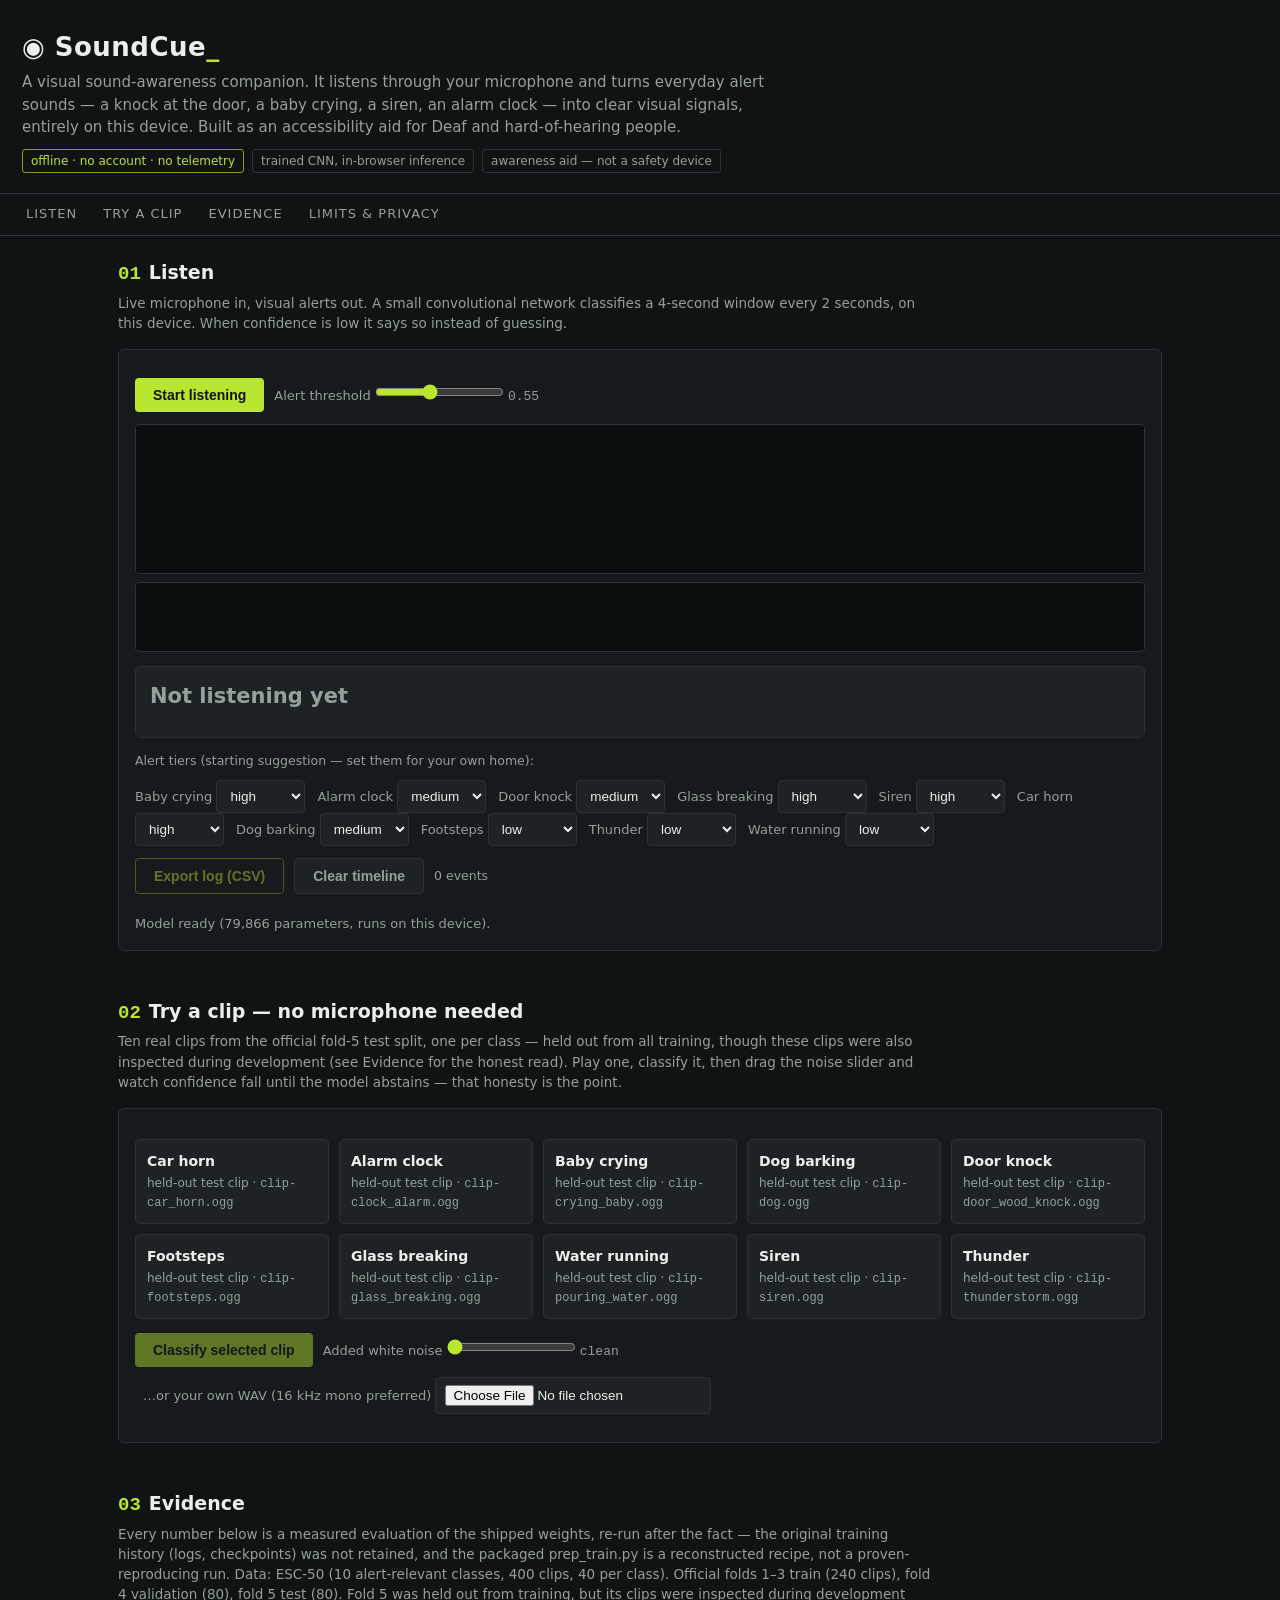
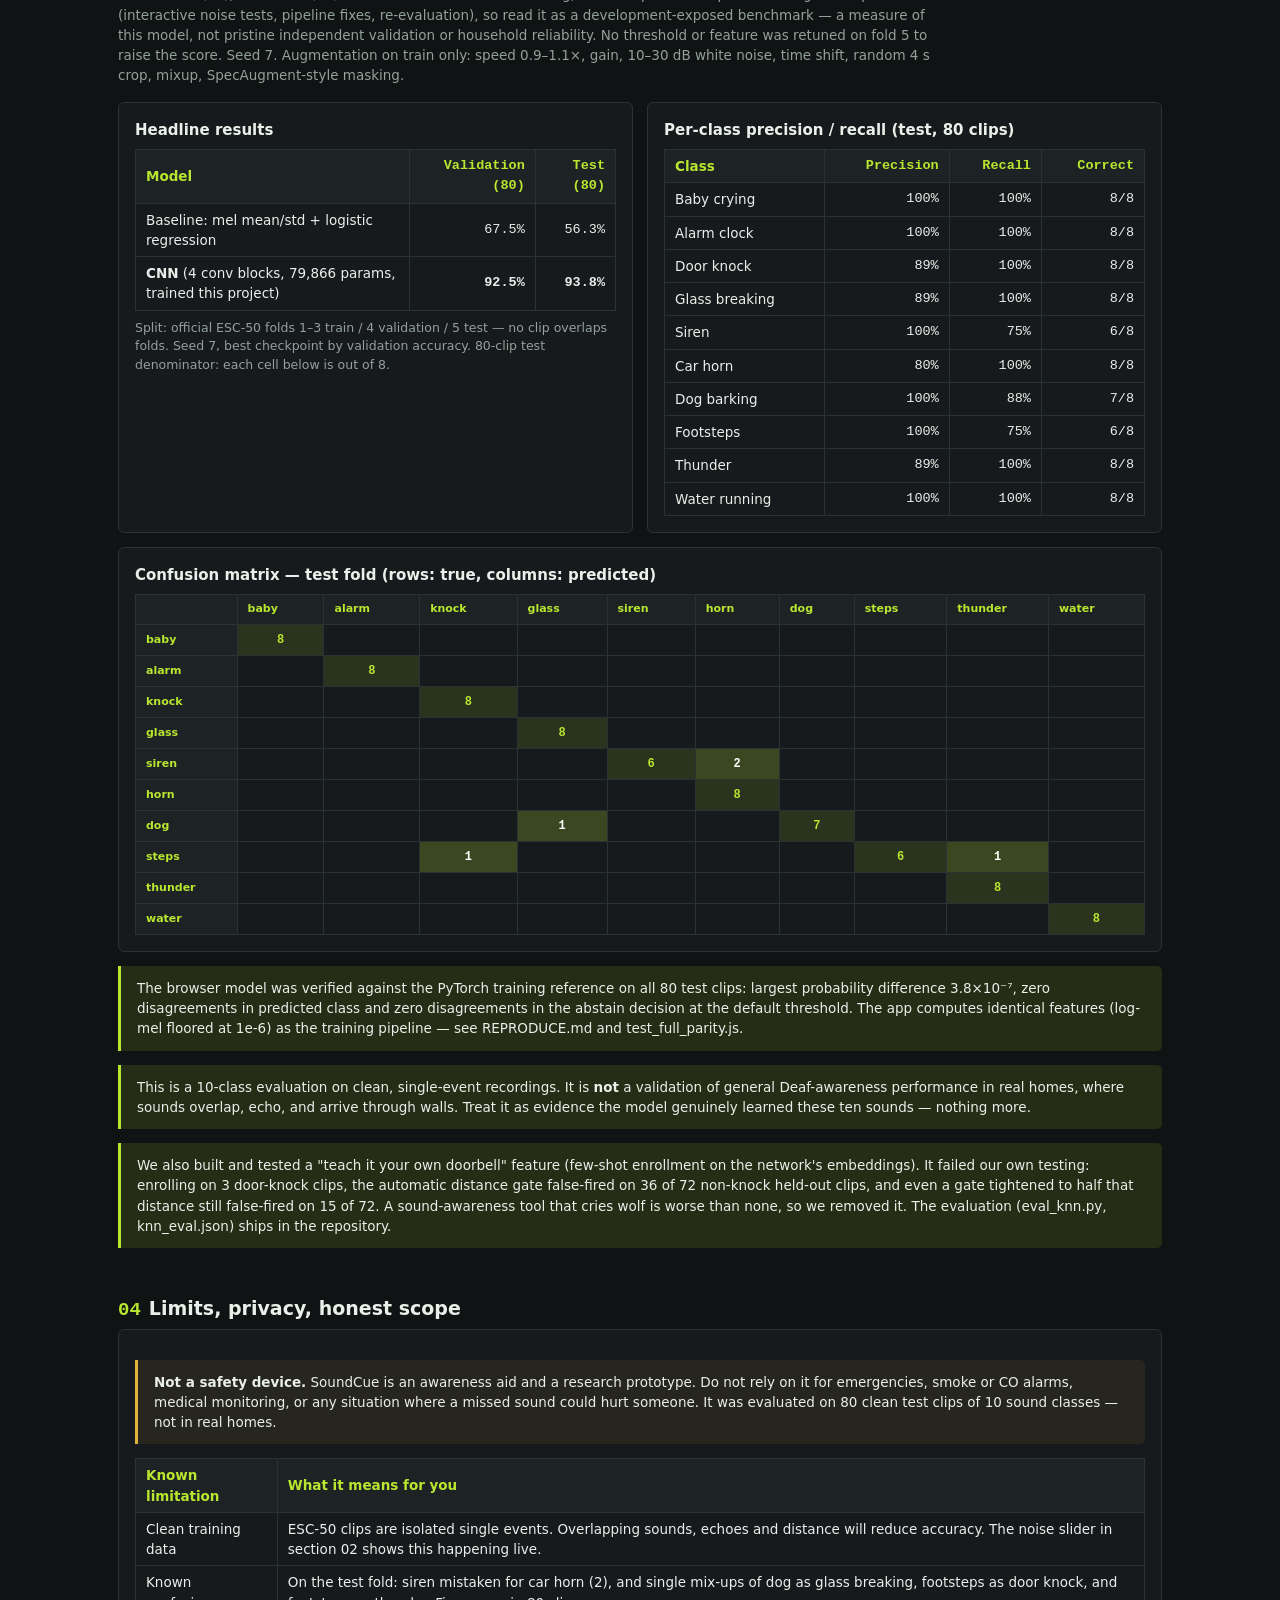
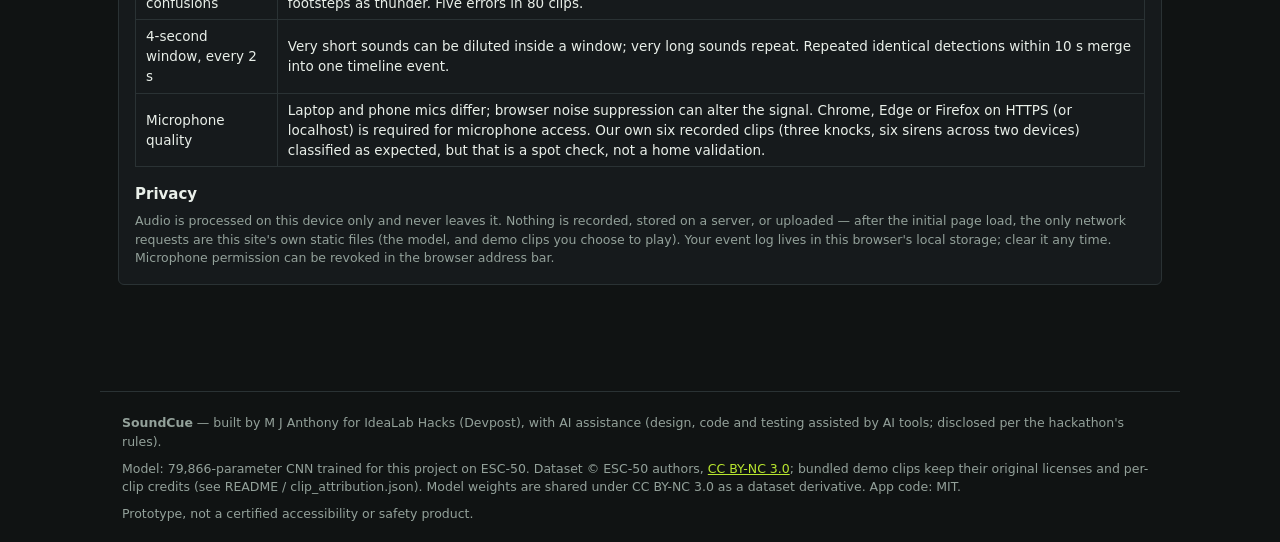
<file: index.html>
<!DOCTYPE html>
<html lang="en">
<head>
<meta charset="utf-8">
<meta name="viewport" content="width=device-width,initial-scale=1">
<title>SoundCue — see the sounds around you</title>
<link rel="stylesheet" href="style.css">
</head>
<body>
<div class="flash" id="flash"></div>
<header>
  <h1>◉ SoundCue<span class="dot">_</span></h1>
  <p class="tagline">A visual sound-awareness companion. It listens through your microphone and turns everyday
  alert sounds — a knock at the door, a baby crying, a siren, an alarm clock — into clear visual signals,
  entirely on this device. Built as an accessibility aid for Deaf and hard-of-hearing people.</p>
  <div class="badges">
    <span class="badge lime">offline · no account · no telemetry</span>
    <span class="badge">trained CNN, in-browser inference</span>
    <span class="badge">awareness aid — not a safety device</span>
  </div>
</header>
<nav>
  <a href="#listen">Listen</a>
  <a href="#try">Try a clip</a>
  <a href="#evidence">Evidence</a>
  <a href="#limits">Limits &amp; privacy</a>
</nav>
<main>

<section id="listen">
  <h2><span class="num">01</span>Listen</h2>
  <p class="sub">Live microphone in, visual alerts out. A small convolutional network classifies a 4-second
  window every 2 seconds, on this device. When confidence is low it says so instead of guessing.</p>
  <div class="panel">
    <div class="controls">
      <button id="btnMic">Start listening</button>
      <label>Alert threshold <input type="range" id="thresh" min="0.30" max="0.90" step="0.05" value="0.55"> <span class="mono" id="threshVal">0.55</span></label>
    </div>
    <canvas id="spec" width="760" height="150"></canvas>
    <canvas id="wave" width="760" height="70" style="margin-top:8px"></canvas>
    <div class="hearing">
      <div class="verdict unsure" id="verdict">Not listening yet</div>
      <div class="bars" id="bars"></div>
    </div>
    <div class="controls" style="margin-top:14px">
      <span class="small">Alert tiers (starting suggestion — set them for your own home):</span>
      <span id="tierEdits" class="small"></span>
    </div>
    <div class="controls">
      <button class="ghost" id="btnExport" disabled>Export log (CSV)</button>
      <button class="muted" id="btnClear">Clear timeline</button>
      <span class="small" id="evtCount">0 events</span>
    </div>
    <div class="timeline" id="timeline"></div>
    <p class="status" id="micStatus"></p>
  </div>
</section>

<section id="try">
  <h2><span class="num">02</span>Try a clip — no microphone needed</h2>
  <p class="sub">Ten real clips from the official fold-5 test split, one per class — held out from all training,
  though these clips were also inspected during development (see Evidence for the honest read). Play one,
  classify it, then drag the noise slider and watch confidence fall until the model abstains — that honesty
  is the point.</p>
  <div class="panel">
    <div class="clipgrid" id="clipgrid"></div>
    <div class="controls">
      <button id="btnClassifyClip" disabled>Classify selected clip</button>
      <label>Added white noise <input type="range" id="noise" min="0" max="30" step="1" value="0"> <span class="mono" id="noiseVal">clean</span></label>
      <label style="margin-left:8px">…or your own WAV (16 kHz mono preferred) <input type="file" id="wavUp" accept=".wav,audio/wav"></label>
    </div>
    <div class="result hearing" id="clipResult" style="display:none">
      <div class="verdict" id="clipVerdict"></div>
      <div class="bars" id="clipBars"></div>
      <p class="small" id="clipTruth" style="margin-top:8px"></p>
    </div>
    <p class="status" id="clipStatus"></p>
  </div>
</section>

<section id="evidence">
  <h2><span class="num">03</span>Evidence</h2>
  <p class="sub">Every number below is a measured evaluation of the shipped weights, re-run after the fact — the
  original training history (logs, checkpoints) was not retained, and the packaged prep_train.py is a
  reconstructed recipe, not a proven-reproducing run. Data: ESC-50 (10 alert-relevant
  classes, 400 clips, 40 per class). Official folds 1–3 train (240 clips), fold 4 validation (80),
  fold 5 test (80). Fold 5 was held out from training, but its clips were inspected during development
  (interactive noise tests, pipeline fixes, re-evaluation), so read it as a development-exposed benchmark —
  a measure of this model, not pristine independent validation or household reliability. No threshold or
  feature was retuned on fold 5 to raise the score. Seed 7. Augmentation on train only:
  speed 0.9–1.1×, gain, 10–30 dB white noise, time shift, random 4 s crop, mixup, SpecAugment-style masking.</p>
  <div class="grid2">
    <div class="panel"><h3 style="font-size:15px;margin-bottom:8px">Headline results</h3><div id="metrics"></div></div>
    <div class="panel"><h3 style="font-size:15px;margin-bottom:8px">Per-class precision / recall (test, 80 clips)</h3><div id="perclass"></div></div>
  </div>
  <div class="panel" style="margin-top:14px"><h3 style="font-size:15px;margin-bottom:8px">Confusion matrix — test fold (rows: true, columns: predicted)</h3><div id="cmatrix" style="overflow-x:auto"></div></div>
  <div class="callout" id="parityNote">The browser model was verified against the PyTorch training reference on
  all 80 test clips: largest probability difference 3.8×10⁻⁷, zero disagreements in predicted class and zero
  disagreements in the abstain decision at the default threshold. The app computes identical features
  (log-mel floored at 1e-6) as the training pipeline — see REPRODUCE.md and test_full_parity.js.</div>
  <div class="callout">This is a 10-class evaluation on clean, single-event recordings. It is <b>not</b> a
  validation of general Deaf-awareness performance in real homes, where sounds overlap, echo, and arrive
  through walls. Treat it as evidence the model genuinely learned these ten sounds — nothing more.</div>
  <div class="callout">We also built and tested a "teach it your own doorbell" feature (few-shot enrollment on
  the network's embeddings). It failed our own testing: enrolling on 3 door-knock clips, the automatic
  distance gate false-fired on 36 of 72 non-knock held-out clips, and even a gate tightened to half that
  distance still false-fired on 15 of 72. A sound-awareness tool that cries wolf is worse than none, so we
  removed it. The evaluation (eval_knn.py, knn_eval.json) ships in the repository.</div>
</section>

<section id="limits">
  <h2><span class="num">04</span>Limits, privacy, honest scope</h2>
  <div class="panel">
    <div class="callout warn"><b>Not a safety device.</b> SoundCue is an awareness aid and a research
    prototype. Do not rely on it for emergencies, smoke or CO alarms, medical monitoring, or any situation
    where a missed sound could hurt someone. It was evaluated on 80 clean test clips of 10 sound classes —
    not in real homes.</div>
    <table>
      <tr><th>Known limitation</th><th>What it means for you</th></tr>
      <tr><td>Clean training data</td><td>ESC-50 clips are isolated single events. Overlapping sounds, echoes and distance will reduce accuracy. The noise slider in section 02 shows this happening live.</td></tr>
      <tr><td>Known confusions</td><td>On the test fold: siren mistaken for car horn (2), and single mix-ups of dog as glass breaking, footsteps as door knock, and footsteps as thunder. Five errors in 80 clips.</td></tr>
      <tr><td>4-second window, every 2 s</td><td>Very short sounds can be diluted inside a window; very long sounds repeat. Repeated identical detections within 10 s merge into one timeline event.</td></tr>
      <tr><td>Microphone quality</td><td>Laptop and phone mics differ; browser noise suppression can alter the signal. Chrome, Edge or Firefox on HTTPS (or localhost) is required for microphone access. Our own six recorded clips (three knocks, six sirens across two devices) classified as expected, but that is a spot check, not a home validation.</td></tr>
    </table>
    <h3 style="margin:16px 0 6px;font-size:15px">Privacy</h3>
    <p class="small">Audio is processed on this device only and never leaves it. Nothing is recorded, stored
    on a server, or uploaded — after the initial page load, the only network requests are this site's own static files (the model, and demo clips you choose to play). Your event log
    lives in this browser's local storage; clear it any time. Microphone permission can be revoked in the
    browser address bar.</p>
  </div>
</section>

</main>
<footer>
  <p><b>SoundCue</b> — built by M J Anthony for IdeaLab Hacks (Devpost), with AI assistance (design,
  code and testing assisted by AI tools; disclosed per the hackathon's rules).</p>
  <p>Model: 79,866-parameter CNN trained for this project on ESC-50.
  Dataset © ESC-50 authors, <a href="https://github.com/karoldvl/ESC-50">CC BY-NC 3.0</a>; bundled demo
  clips keep their original licenses and per-clip credits (see README / clip_attribution.json).
  Model weights are shared under CC BY-NC 3.0 as a dataset derivative. App code: MIT.</p>
  <p>Prototype, not a certified accessibility or safety product.</p>
</footer>
<script src="dsp.js"></script>
<script src="app.js"></script>
</body>
</html>
</file>
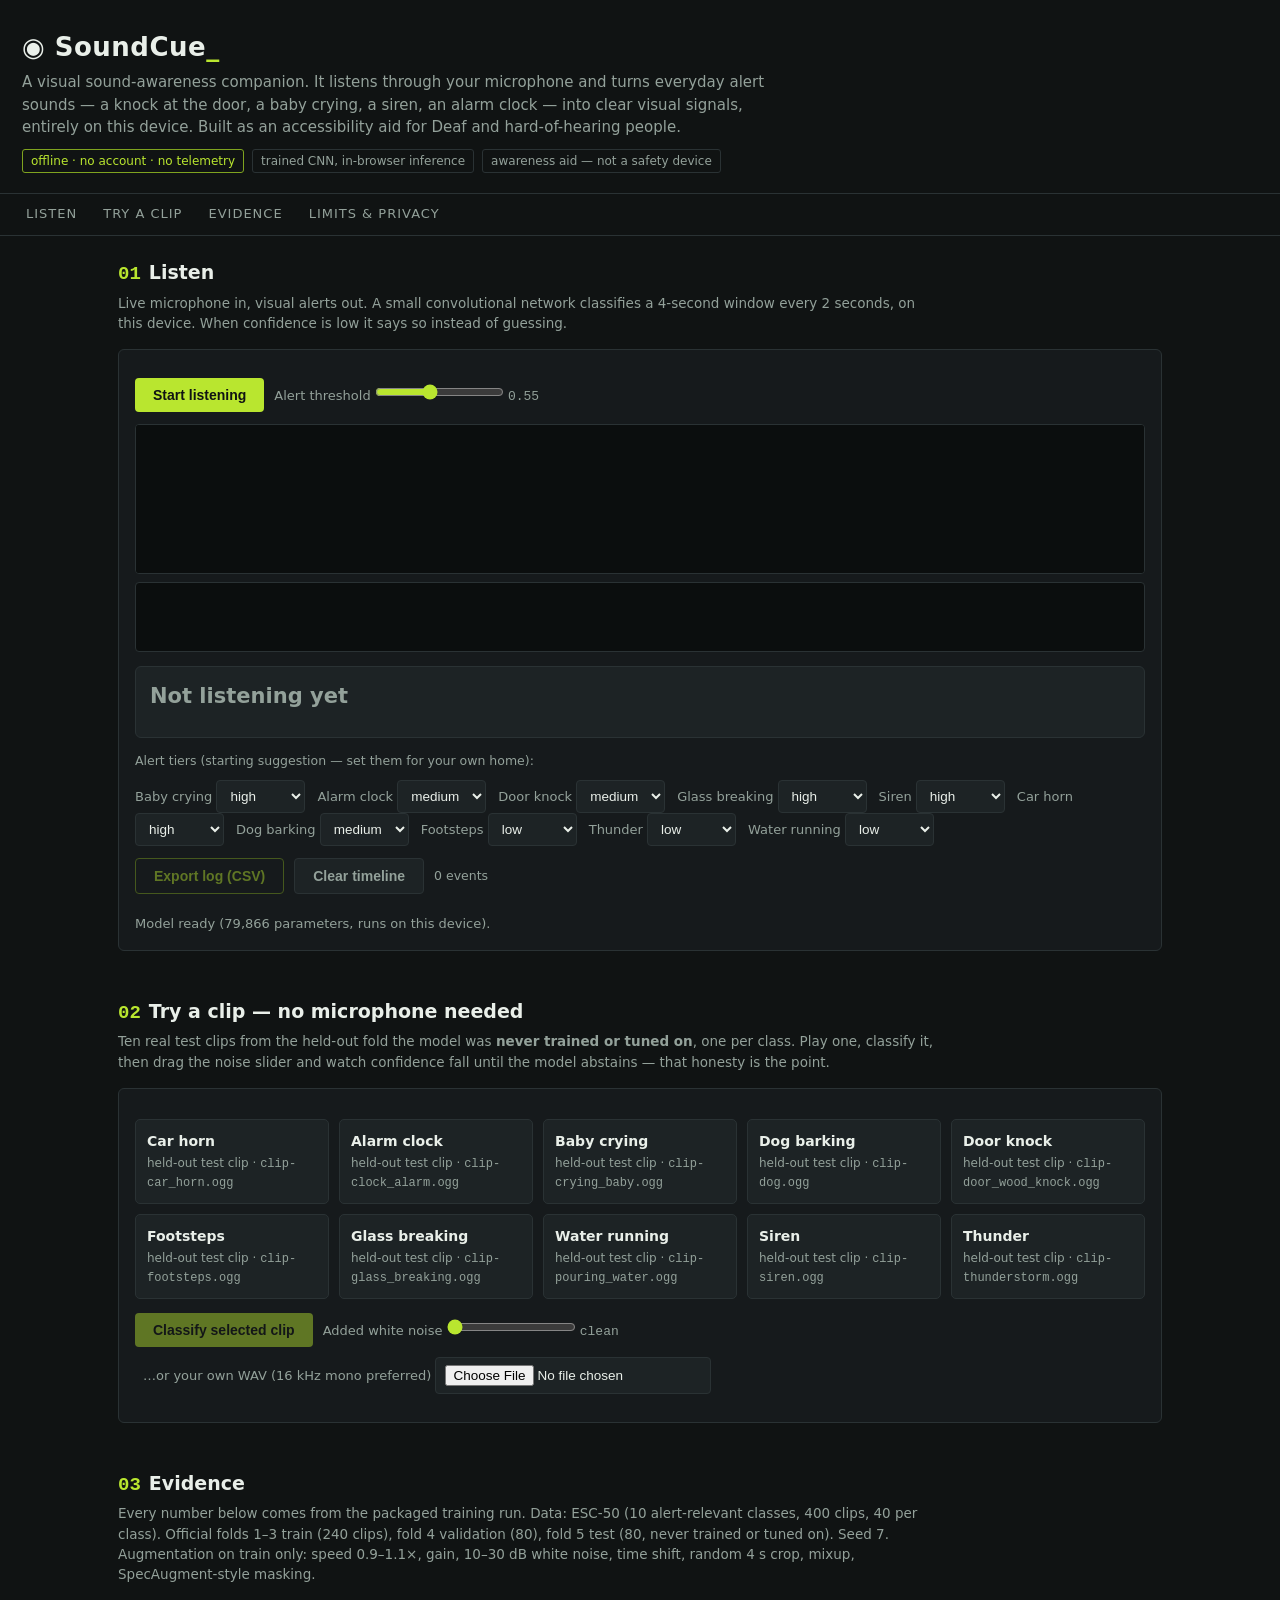
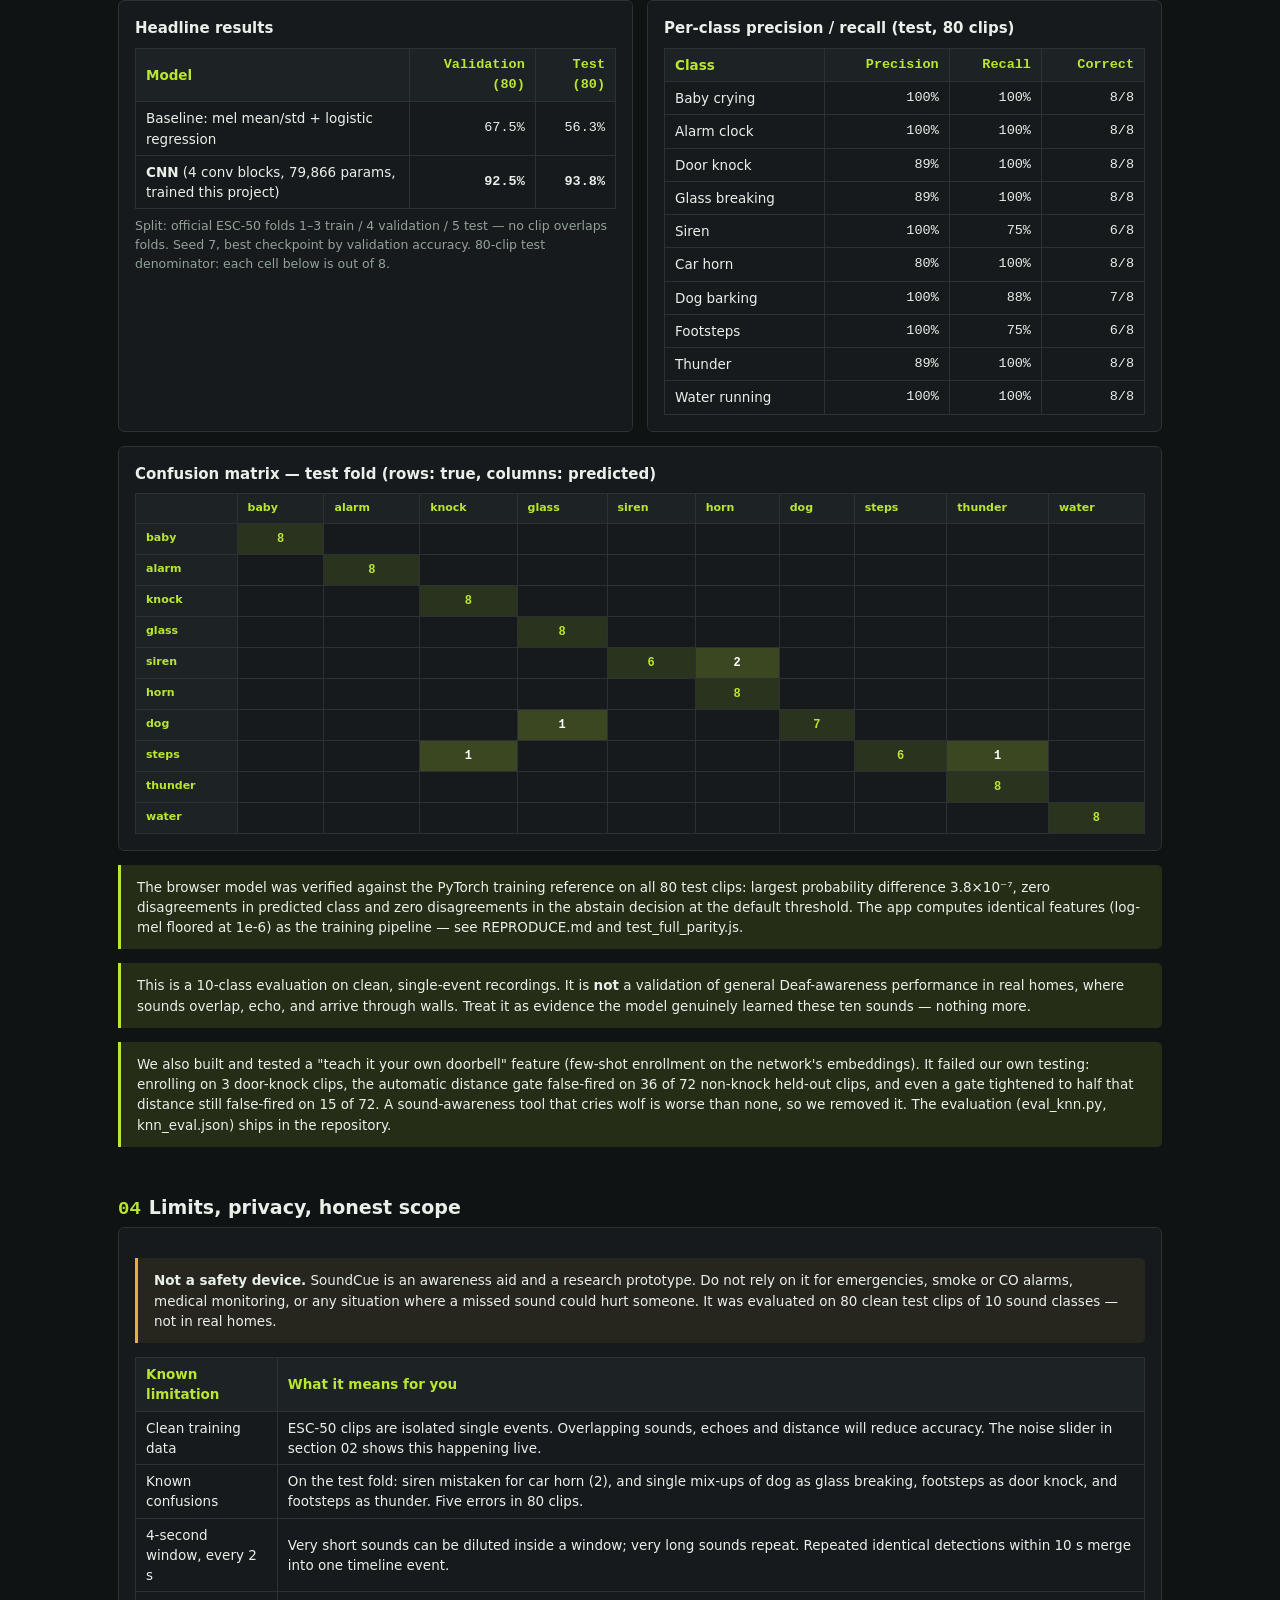
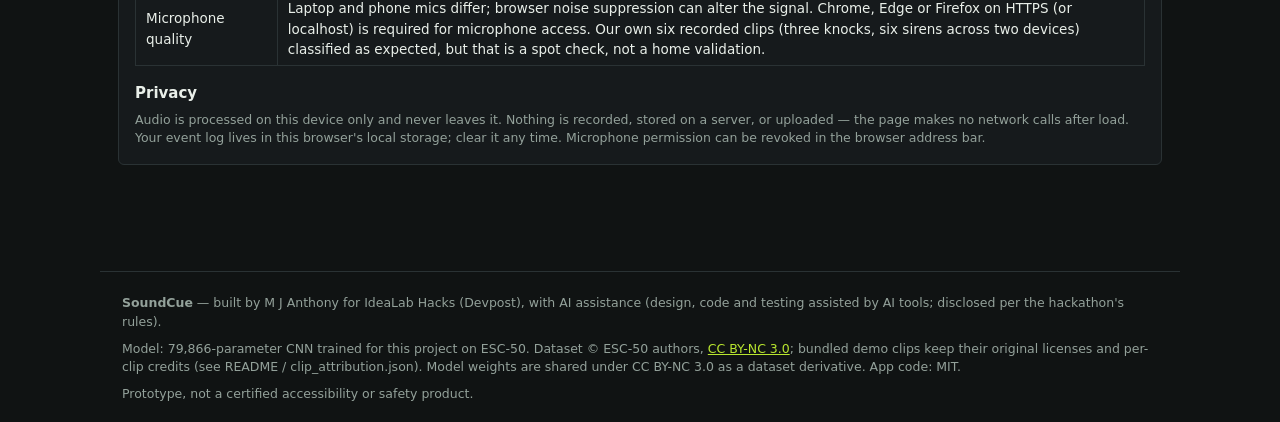
<file: 1-index.html>
<!DOCTYPE html>
<html lang="en">
<head>
<meta charset="utf-8">
<meta name="viewport" content="width=device-width,initial-scale=1">
<title>SoundCue — see the sounds around you</title>
<link rel="stylesheet" href="style.css">
</head>
<body>
<div class="flash" id="flash"></div>
<header>
  <h1>◉ SoundCue<span class="dot">_</span></h1>
  <p class="tagline">A visual sound-awareness companion. It listens through your microphone and turns everyday
  alert sounds — a knock at the door, a baby crying, a siren, an alarm clock — into clear visual signals,
  entirely on this device. Built as an accessibility aid for Deaf and hard-of-hearing people.</p>
  <div class="badges">
    <span class="badge lime">offline · no account · no telemetry</span>
    <span class="badge">trained CNN, in-browser inference</span>
    <span class="badge">awareness aid — not a safety device</span>
  </div>
</header>
<nav>
  <a href="#listen">Listen</a>
  <a href="#try">Try a clip</a>
  <a href="#evidence">Evidence</a>
  <a href="#limits">Limits &amp; privacy</a>
</nav>
<main>

<section id="listen">
  <h2><span class="num">01</span>Listen</h2>
  <p class="sub">Live microphone in, visual alerts out. A small convolutional network classifies a 4-second
  window every 2 seconds, on this device. When confidence is low it says so instead of guessing.</p>
  <div class="panel">
    <div class="controls">
      <button id="btnMic">Start listening</button>
      <label>Alert threshold <input type="range" id="thresh" min="0.30" max="0.90" step="0.05" value="0.55"> <span class="mono" id="threshVal">0.55</span></label>
    </div>
    <canvas id="spec" width="760" height="150"></canvas>
    <canvas id="wave" width="760" height="70" style="margin-top:8px"></canvas>
    <div class="hearing">
      <div class="verdict unsure" id="verdict">Not listening yet</div>
      <div class="bars" id="bars"></div>
    </div>
    <div class="controls" style="margin-top:14px">
      <span class="small">Alert tiers (starting suggestion — set them for your own home):</span>
      <span id="tierEdits" class="small"></span>
    </div>
    <div class="controls">
      <button class="ghost" id="btnExport" disabled>Export log (CSV)</button>
      <button class="muted" id="btnClear">Clear timeline</button>
      <span class="small" id="evtCount">0 events</span>
    </div>
    <div class="timeline" id="timeline"></div>
    <p class="status" id="micStatus"></p>
  </div>
</section>

<section id="try">
  <h2><span class="num">02</span>Try a clip — no microphone needed</h2>
  <p class="sub">Ten real test clips from the held-out fold the model was <b>never trained or tuned on</b>,
  one per class. Play one, classify it, then drag the noise slider and watch confidence fall until the
  model abstains — that honesty is the point.</p>
  <div class="panel">
    <div class="clipgrid" id="clipgrid"></div>
    <div class="controls">
      <button id="btnClassifyClip" disabled>Classify selected clip</button>
      <label>Added white noise <input type="range" id="noise" min="0" max="30" step="1" value="0"> <span class="mono" id="noiseVal">clean</span></label>
      <label style="margin-left:8px">…or your own WAV (16 kHz mono preferred) <input type="file" id="wavUp" accept=".wav,audio/wav"></label>
    </div>
    <div class="result hearing" id="clipResult" style="display:none">
      <div class="verdict" id="clipVerdict"></div>
      <div class="bars" id="clipBars"></div>
      <p class="small" id="clipTruth" style="margin-top:8px"></p>
    </div>
    <p class="status" id="clipStatus"></p>
  </div>
</section>

<section id="evidence">
  <h2><span class="num">03</span>Evidence</h2>
  <p class="sub">Every number below comes from the packaged training run. Data: ESC-50 (10 alert-relevant
  classes, 400 clips, 40 per class). Official folds 1–3 train (240 clips), fold 4 validation (80),
  fold 5 test (80, never trained or tuned on). Seed 7. Augmentation on train only:
  speed 0.9–1.1×, gain, 10–30 dB white noise, time shift, random 4 s crop, mixup, SpecAugment-style masking.</p>
  <div class="grid2">
    <div class="panel"><h3 style="font-size:15px;margin-bottom:8px">Headline results</h3><div id="metrics"></div></div>
    <div class="panel"><h3 style="font-size:15px;margin-bottom:8px">Per-class precision / recall (test, 80 clips)</h3><div id="perclass"></div></div>
  </div>
  <div class="panel" style="margin-top:14px"><h3 style="font-size:15px;margin-bottom:8px">Confusion matrix — test fold (rows: true, columns: predicted)</h3><div id="cmatrix" style="overflow-x:auto"></div></div>
  <div class="callout" id="parityNote">The browser model was verified against the PyTorch training reference on
  all 80 test clips: largest probability difference 3.8×10⁻⁷, zero disagreements in predicted class and zero
  disagreements in the abstain decision at the default threshold. The app computes identical features
  (log-mel floored at 1e-6) as the training pipeline — see REPRODUCE.md and test_full_parity.js.</div>
  <div class="callout">This is a 10-class evaluation on clean, single-event recordings. It is <b>not</b> a
  validation of general Deaf-awareness performance in real homes, where sounds overlap, echo, and arrive
  through walls. Treat it as evidence the model genuinely learned these ten sounds — nothing more.</div>
  <div class="callout">We also built and tested a "teach it your own doorbell" feature (few-shot enrollment on
  the network's embeddings). It failed our own testing: enrolling on 3 door-knock clips, the automatic
  distance gate false-fired on 36 of 72 non-knock held-out clips, and even a gate tightened to half that
  distance still false-fired on 15 of 72. A sound-awareness tool that cries wolf is worse than none, so we
  removed it. The evaluation (eval_knn.py, knn_eval.json) ships in the repository.</div>
</section>

<section id="limits">
  <h2><span class="num">04</span>Limits, privacy, honest scope</h2>
  <div class="panel">
    <div class="callout warn"><b>Not a safety device.</b> SoundCue is an awareness aid and a research
    prototype. Do not rely on it for emergencies, smoke or CO alarms, medical monitoring, or any situation
    where a missed sound could hurt someone. It was evaluated on 80 clean test clips of 10 sound classes —
    not in real homes.</div>
    <table>
      <tr><th>Known limitation</th><th>What it means for you</th></tr>
      <tr><td>Clean training data</td><td>ESC-50 clips are isolated single events. Overlapping sounds, echoes and distance will reduce accuracy. The noise slider in section 02 shows this happening live.</td></tr>
      <tr><td>Known confusions</td><td>On the test fold: siren mistaken for car horn (2), and single mix-ups of dog as glass breaking, footsteps as door knock, and footsteps as thunder. Five errors in 80 clips.</td></tr>
      <tr><td>4-second window, every 2 s</td><td>Very short sounds can be diluted inside a window; very long sounds repeat. Repeated identical detections within 10 s merge into one timeline event.</td></tr>
      <tr><td>Microphone quality</td><td>Laptop and phone mics differ; browser noise suppression can alter the signal. Chrome, Edge or Firefox on HTTPS (or localhost) is required for microphone access. Our own six recorded clips (three knocks, six sirens across two devices) classified as expected, but that is a spot check, not a home validation.</td></tr>
    </table>
    <h3 style="margin:16px 0 6px;font-size:15px">Privacy</h3>
    <p class="small">Audio is processed on this device only and never leaves it. Nothing is recorded, stored
    on a server, or uploaded — the page makes no network calls after load. Your event log
    lives in this browser's local storage; clear it any time. Microphone permission can be revoked in the
    browser address bar.</p>
  </div>
</section>

</main>
<footer>
  <p><b>SoundCue</b> — built by M J Anthony for IdeaLab Hacks (Devpost), with AI assistance (design,
  code and testing assisted by AI tools; disclosed per the hackathon's rules).</p>
  <p>Model: 79,866-parameter CNN trained for this project on ESC-50.
  Dataset © ESC-50 authors, <a href="https://github.com/karoldvl/ESC-50">CC BY-NC 3.0</a>; bundled demo
  clips keep their original licenses and per-clip credits (see README / clip_attribution.json).
  Model weights are shared under CC BY-NC 3.0 as a dataset derivative. App code: MIT.</p>
  <p>Prototype, not a certified accessibility or safety product.</p>
</footer>
<script src="dsp.js"></script>
<script src="app.js"></script>
</body>
</html>
</file>
<file: style.css>
:root{
  --bg:#101313; --panel:#161a1c; --raised:#1d2325; --line:#2a3234;
  --text:#e9efe9; --muted:#93a19a; --lime:#b9e62f; --lime-dim:#7fa31f; --lime-ghost:rgba(185,230,47,.12);
}
*{box-sizing:border-box;margin:0;padding:0}
html{scroll-behavior:smooth}
body{background:var(--bg);color:var(--text);font:15px/1.5 "Segoe UI",system-ui,-apple-system,sans-serif}
.mono{font-family:ui-monospace,"Cascadia Mono",Consolas,monospace}
a{color:var(--lime)}
header{padding:28px 22px 20px;border-bottom:1px solid var(--line)}
header h1{font-size:26px;letter-spacing:.5px}
header h1 .dot{color:var(--lime)}
.tagline{color:var(--muted);margin-top:4px;max-width:760px}
.badges{margin-top:10px;display:flex;gap:8px;flex-wrap:wrap}
.badge{font-size:12px;border:1px solid var(--line);border-radius:3px;padding:2px 8px;color:var(--muted)}
.badge.lime{border-color:var(--lime-dim);color:var(--lime)}
nav{position:sticky;top:0;background:var(--bg);border-bottom:1px solid var(--line);z-index:5;display:flex;gap:2px;padding:0 14px;flex-wrap:wrap}
nav a{color:var(--muted);text-decoration:none;padding:10px 12px;font-size:13px;text-transform:uppercase;letter-spacing:1px;border-bottom:2px solid transparent}
nav a:hover,nav a.active{color:var(--lime);border-bottom-color:var(--lime)}
main{max-width:1080px;margin:0 auto;padding:22px 18px 60px}
section{margin-bottom:46px;scroll-margin-top:60px}
h2{font-size:19px;margin-bottom:4px}
h2 .num{color:var(--lime);font-family:ui-monospace,monospace;margin-right:8px}
.sub{color:var(--muted);font-size:13.5px;margin-bottom:16px;max-width:820px}
.panel{background:var(--panel);border:1px solid var(--line);border-radius:6px;padding:16px}
.row{display:flex;gap:14px;flex-wrap:wrap}
.row>*{flex:1;min-width:280px}
button{background:var(--lime);color:#101313;border:0;border-radius:4px;padding:9px 18px;font-weight:600;font-size:14px;cursor:pointer}
button.ghost{background:transparent;color:var(--lime);border:1px solid var(--lime-dim)}
button.muted{background:var(--raised);color:var(--muted);border:1px solid var(--line)}
button:disabled{opacity:.45;cursor:default}
button:hover:not(:disabled){filter:brightness(1.08)}
.status{font-size:13px;color:var(--muted);margin-top:8px}
.status b{color:var(--lime)}
canvas#spec{width:100%;height:150px;background:#0b0e0e;border:1px solid var(--line);border-radius:4px;display:block}
canvas#wave{width:100%;height:70px;background:#0b0e0e;border:1px solid var(--line);border-radius:4px;display:block}
.hearing{margin-top:14px;background:var(--raised);border:1px solid var(--line);border-radius:6px;padding:14px}
.hearing .verdict{font-size:21px;font-weight:700}
.hearing .verdict.unsure{color:var(--muted)}
.bars{margin-top:10px;display:flex;flex-direction:column;gap:6px}
.bar-row{display:grid;grid-template-columns:150px 1fr 52px;gap:10px;align-items:center;font-size:13px}
.bar-track{background:#0b0e0e;border:1px solid var(--line);border-radius:3px;height:14px;overflow:hidden}
.bar-fill{height:100%;background:var(--lime);transition:width .25s}
.bar-fill.dim{background:var(--lime-dim)}
.tier{display:inline-block;font-size:11px;letter-spacing:1px;padding:2px 8px;border-radius:3px;margin-left:10px;text-transform:uppercase}
.tier.high{background:var(--lime);color:#101313;font-weight:700;animation:pulse 1.1s infinite}
.tier.medium{border:1px solid var(--lime-dim);color:var(--lime)}
.tier.low{border:1px solid var(--line);color:var(--muted)}
@keyframes pulse{50%{opacity:.55}}
.flash{position:fixed;inset:0;pointer-events:none;border:6px solid var(--lime);opacity:0;transition:opacity .15s;z-index:50}
.flash.on{opacity:1}
.controls{display:flex;gap:10px;align-items:center;flex-wrap:wrap;margin:12px 0}
.controls label{font-size:13px;color:var(--muted)}
input[type=range]{accent-color:var(--lime)}
select,input[type=text],input[type=file]{background:var(--raised);color:var(--text);border:1px solid var(--line);border-radius:4px;padding:7px 9px;font-size:13.5px}
table{border-collapse:collapse;width:100%;font-size:13.5px}
th,td{border:1px solid var(--line);padding:6px 10px;text-align:left}
th{background:var(--raised);color:var(--lime);font-weight:600}
td.num,th.num{text-align:right;font-family:ui-monospace,monospace}
.timeline{margin-top:12px;display:flex;flex-direction:column;gap:6px;max-height:320px;overflow-y:auto}
.event{display:grid;grid-template-columns:86px 1fr auto;gap:10px;align-items:center;background:var(--raised);border:1px solid var(--line);border-left:3px solid var(--lime-dim);border-radius:4px;padding:7px 10px;font-size:13.5px}
.event.high{border-left-color:var(--lime);border-left-width:5px}
.event .t{color:var(--muted);font-family:ui-monospace,monospace;font-size:12.5px}
.event .meta{color:var(--muted);font-size:12.5px}
.clipgrid{display:grid;grid-template-columns:repeat(auto-fill,minmax(190px,1fr));gap:10px;margin:14px 0}
.clip{background:var(--raised);border:1px solid var(--line);border-radius:5px;padding:11px;cursor:pointer;transition:border-color .15s}
.clip:hover{border-color:var(--lime-dim)}
.clip.sel{border-color:var(--lime)}
.clip .name{font-weight:600;font-size:14px}
.clip .note{color:var(--muted);font-size:12px;margin-top:2px}
.result{margin-top:12px}
.enroll-steps{display:flex;gap:10px;flex-wrap:wrap;margin:12px 0}
.step{background:var(--raised);border:1px solid var(--line);border-radius:5px;padding:10px 14px;font-size:13px;color:var(--muted);flex:1;min-width:130px;text-align:center}
.step.done{border-color:var(--lime);color:var(--lime)}
.step.active{border-color:var(--lime);color:var(--text)}
.custom-list{margin-top:12px;display:flex;flex-direction:column;gap:8px}
.custom-item{display:grid;grid-template-columns:1fr auto auto;gap:10px;align-items:center;background:var(--raised);border:1px solid var(--line);border-radius:4px;padding:8px 12px;font-size:13.5px}
.grid2{display:grid;grid-template-columns:1fr 1fr;gap:14px}
@media(max-width:760px){.grid2{grid-template-columns:1fr}}
.cm td{text-align:center;font-family:ui-monospace,monospace;font-size:12px;min-width:30px}
.cm td.diag{background:var(--lime-ghost);color:var(--lime);font-weight:700}
.cm td.off{color:var(--muted)}
.cm td.err{background:rgba(185,230,47,.22);color:#fff;font-weight:700}
.cm th{font-size:11px;max-width:60px;overflow:hidden;text-overflow:ellipsis}
.callout{border-left:3px solid var(--lime);background:var(--lime-ghost);padding:12px 16px;border-radius:0 5px 5px 0;margin:14px 0;font-size:13.5px}
.callout.warn{border-left-color:#e0b23c;background:rgba(224,178,60,.08)}
.small{font-size:12.5px;color:var(--muted)}
footer{border-top:1px solid var(--line);padding:22px;color:var(--muted);font-size:12.5px;max-width:1080px;margin:0 auto}
footer p{margin-bottom:8px}
</file>
